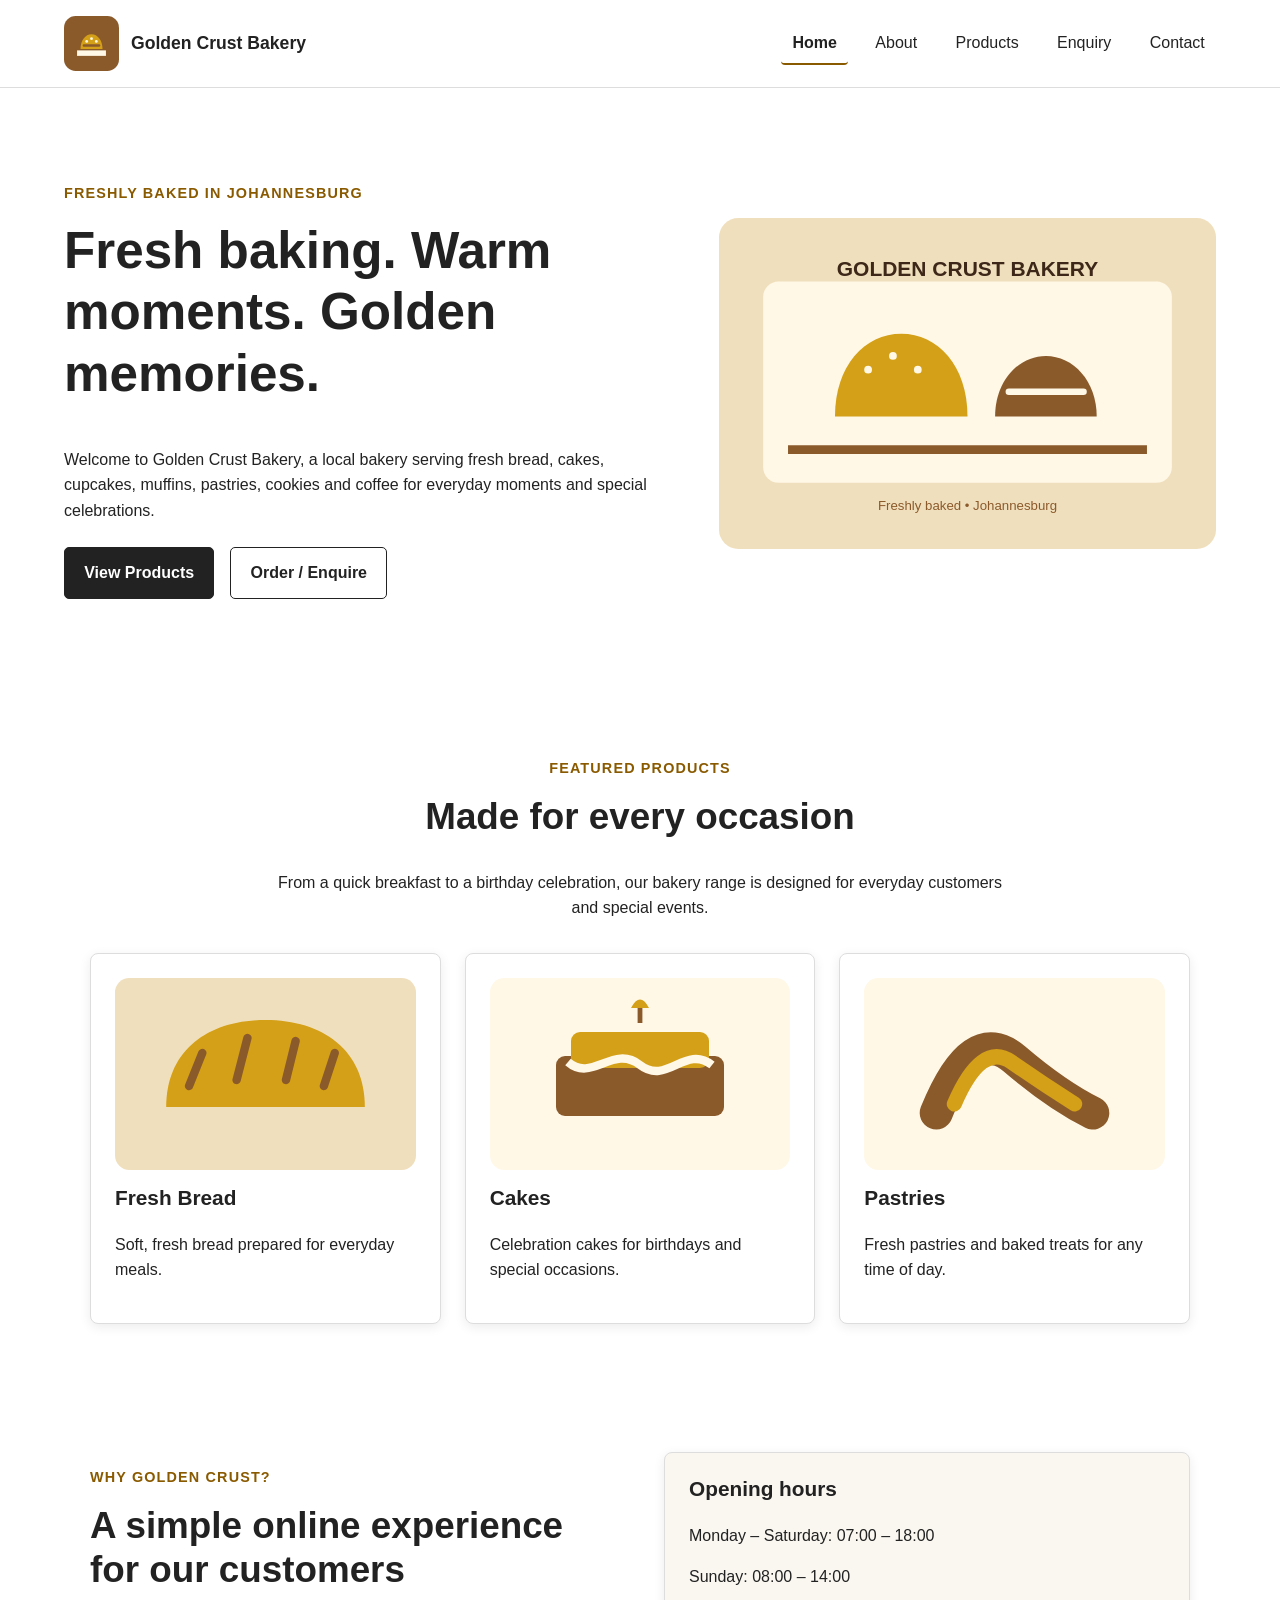
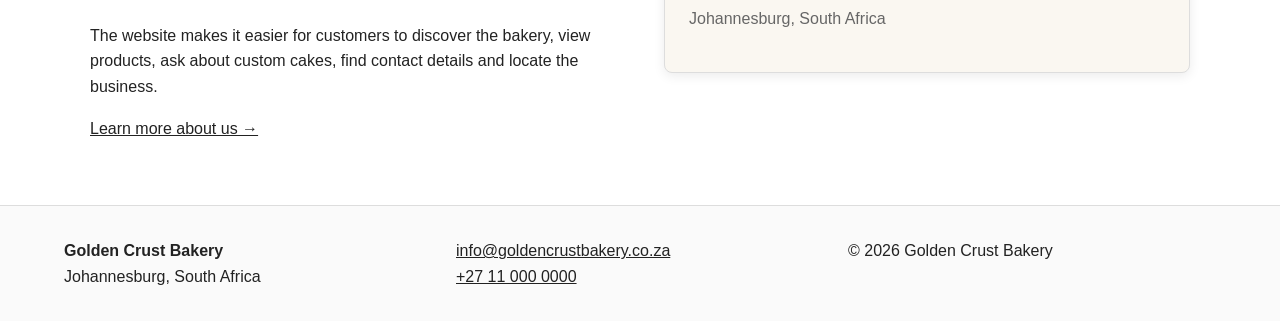
<file: Golden-Crust-Bakery-PART2-FINAL/index.html>
<!DOCTYPE html>
<html lang="en">
<head>
  <meta charset="UTF-8">
  <meta name="viewport" content="width=device-width, initial-scale=1.0">
  <meta name="description" content="Golden Crust Bakery - fresh bread, cakes, cupcakes, muffins, pastries, cookies and coffee in Johannesburg.">
  <title>Golden Crust Bakery | Home</title>
  <link rel="preconnect" href="https://fonts.googleapis.com">
  <link rel="preconnect" href="https://fonts.gstatic.com" crossorigin>
  <link href="https://fonts.googleapis.com/css2?family=Poppins:wght@600;700&display=swap" rel="stylesheet">
  <link rel="stylesheet" href="css/style.css">
</head>
<body>
  <!-- Website Header and Navigation -->
  <header class="site-header">
    <a class="brand" href="index.html" aria-label="Golden Crust Bakery home">
      <img src="images/logo.svg" alt="Golden Crust Bakery logo">
      <span>Golden Crust Bakery</span>
    </a>
    <nav aria-label="Main navigation">
      <a class="active" href="index.html">Home</a>
      <a href="about.html">About</a>
      <a href="products.html">Products</a>
      <a href="enquiry.html">Enquiry</a>
      <a href="contact.html">Contact</a>
    </nav>
  </header>

  <!-- Main Content -->
  <main>
    <section class="hero">
      <div class="hero-content">
        <p class="eyebrow">Freshly baked in Johannesburg</p>
        <h1>Fresh baking. Warm moments. Golden memories.</h1>
        <p>Welcome to Golden Crust Bakery, a local bakery serving fresh bread, cakes, cupcakes, muffins, pastries, cookies and coffee for everyday moments and special celebrations.</p>
        <div class="button-row">
          <a class="button" href="products.html">View Products</a>
          <a class="button button-outline" href="enquiry.html">Order / Enquire</a>
        </div>
      </div>
      <picture><source media="(max-width: 600px)" srcset="images/hero-bakery.svg"><img class="hero-image" src="images/hero-bakery.svg" alt="Illustration of freshly baked bread, cake and pastries"></picture>
    </section>

    <section class="section">
      <div class="section-heading">
        <p class="eyebrow">Featured products</p>
        <h2>Made for every occasion</h2>
        <p>From a quick breakfast to a birthday celebration, our bakery range is designed for everyday customers and special events.</p>
      </div>
      <div class="card-grid">
        <article class="card">
          <picture><source media="(max-width: 600px)" srcset="images/bread.svg"><img src="images/bread.svg" alt="Fresh loaf of bread"></picture>
          <h3>Fresh Bread</h3>
          <p>Soft, fresh bread prepared for everyday meals.</p>
        </article>
        <article class="card">
          <picture><source media="(max-width: 600px)" srcset="images/cake.svg"><img src="images/cake.svg" alt="Celebration cake"></picture>
          <h3>Cakes</h3>
          <p>Celebration cakes for birthdays and special occasions.</p>
        </article>
        <article class="card">
          <picture><source media="(max-width: 600px)" srcset="images/pastries.svg"><img src="images/pastries.svg" alt="Assorted pastries"></picture>
          <h3>Pastries</h3>
          <p>Fresh pastries and baked treats for any time of day.</p>
        </article>
      </div>
    </section>

    <section class="section split">
      <div>
        <p class="eyebrow">Why Golden Crust?</p>
        <h2>A simple online experience for our customers</h2>
        <p>The website makes it easier for customers to discover the bakery, view products, ask about custom cakes, find contact details and locate the business.</p>
        <a class="text-link" href="about.html">Learn more about us →</a>
      </div>
      <div class="info-box">
        <h3>Opening hours</h3>
        <p>Monday – Saturday: 07:00 – 18:00</p>
        <p>Sunday: 08:00 – 14:00</p>
        <p class="muted">Johannesburg, South Africa</p>
      </div>
    </section>
  </main>

  <!-- Website Footer -->
  <footer class="site-footer">
    <div><strong>Golden Crust Bakery</strong><br>Johannesburg, South Africa</div>
    <div><a href="mailto:info@goldencrustbakery.co.za">info@goldencrustbakery.co.za</a><br><a href="tel:+27110000000">+27 11 000 0000</a></div>
    <div>© 2026 Golden Crust Bakery</div>
  </footer>
  <script src="js/script.js"></script>
</body>
</html>
</file>
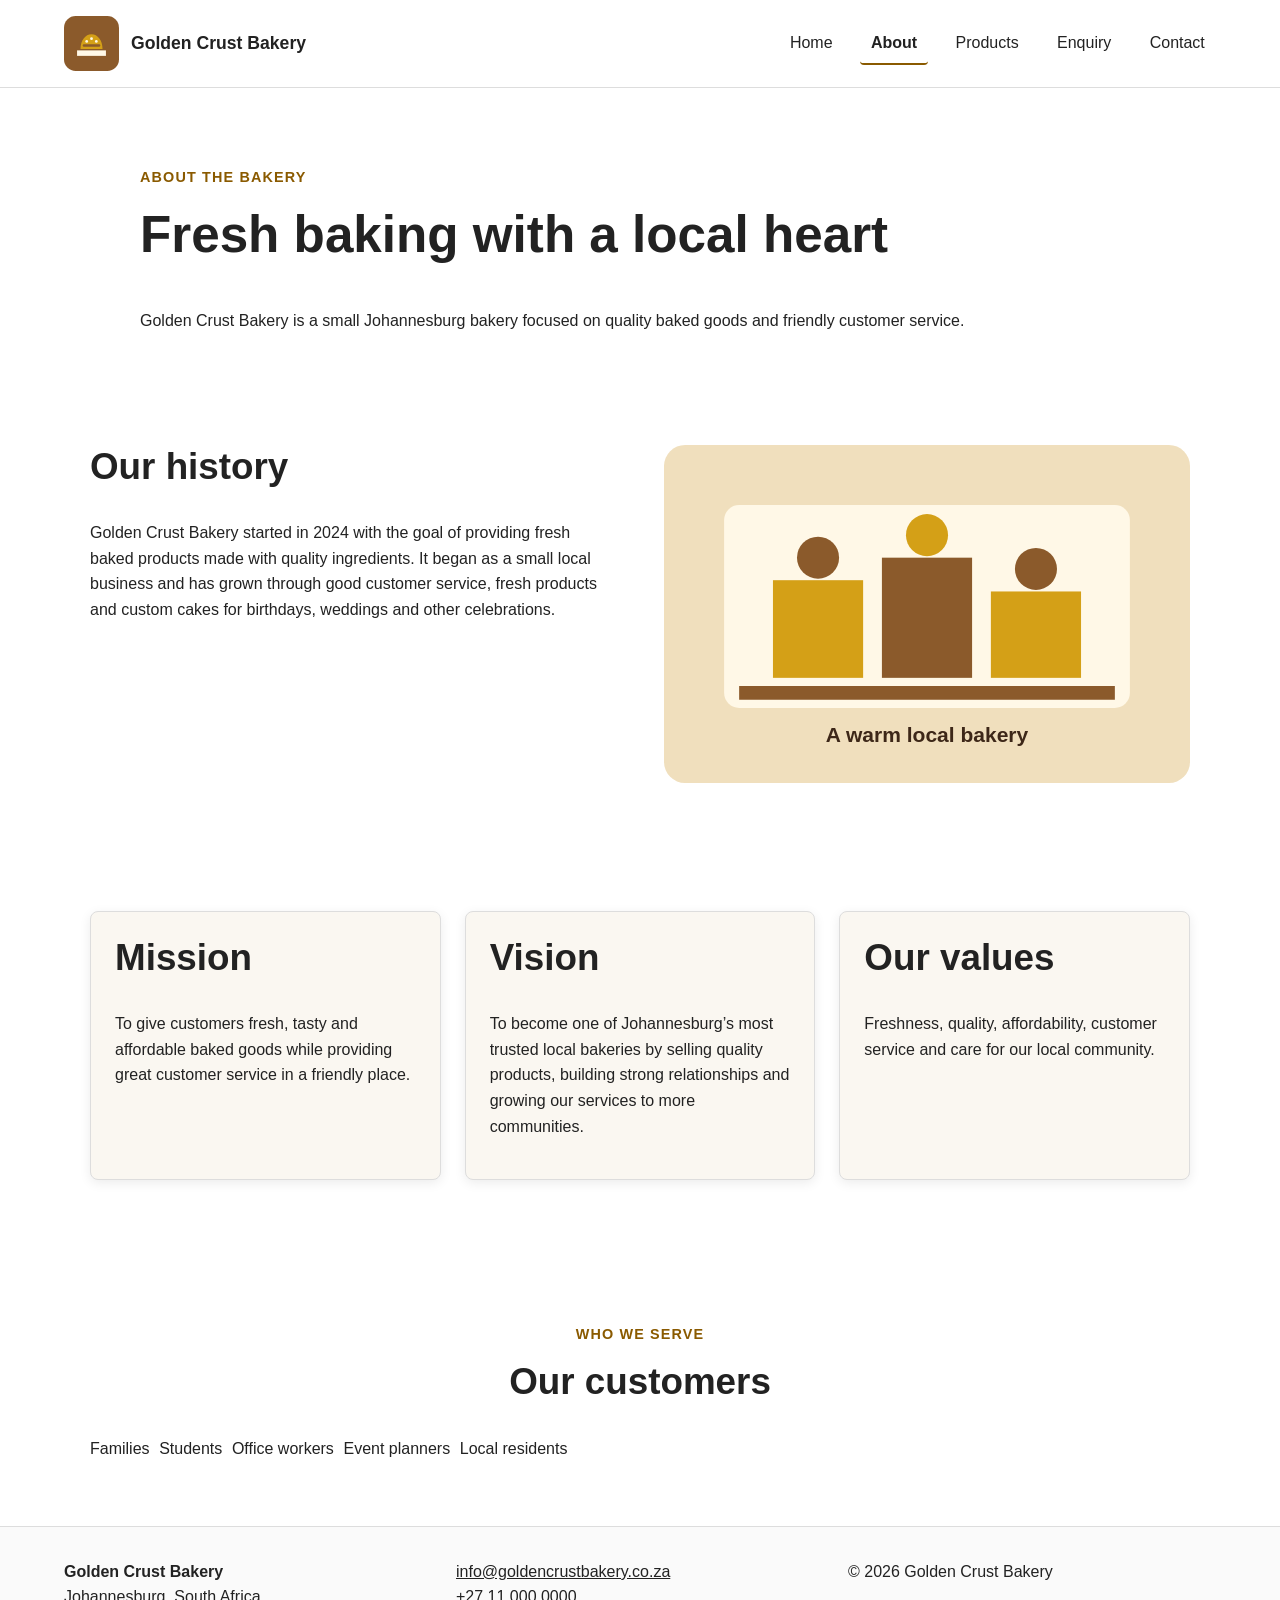
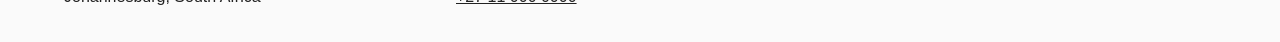
<file: Golden-Crust-Bakery-PART2-FINAL/about.html>
<!DOCTYPE html>
<html lang="en">
<head>
  <meta charset="UTF-8">
  <meta name="viewport" content="width=device-width, initial-scale=1.0">
  <meta name="description" content="Learn about Golden Crust Bakery, our history, mission, vision and values.">
  <title>Golden Crust Bakery | About</title>
  <link rel="preconnect" href="https://fonts.googleapis.com">
  <link rel="preconnect" href="https://fonts.gstatic.com" crossorigin>
  <link href="https://fonts.googleapis.com/css2?family=Poppins:wght@600;700&display=swap" rel="stylesheet">
  <link rel="stylesheet" href="css/style.css">
</head>
<body>
  <!-- Website Header and Navigation -->
  <header class="site-header">
    <a class="brand" href="index.html"><img src="images/logo.svg" alt="Golden Crust Bakery logo"><span>Golden Crust Bakery</span></a>
    <nav aria-label="Main navigation">
      <a href="index.html">Home</a><a class="active" href="about.html">About</a><a href="products.html">Products</a><a href="enquiry.html">Enquiry</a><a href="contact.html">Contact</a>
    </nav>
  </header>

  <!-- Main Content -->
  <main>
    <section class="page-hero">
      <p class="eyebrow">About the bakery</p>
      <h1>Fresh baking with a local heart</h1>
      <p>Golden Crust Bakery is a small Johannesburg bakery focused on quality baked goods and friendly customer service.</p>
    </section>

    <section class="section split">
      <div>
        <h2>Our history</h2>
        <p>Golden Crust Bakery started in 2024 with the goal of providing fresh baked products made with quality ingredients. It began as a small local business and has grown through good customer service, fresh products and custom cakes for birthdays, weddings and other celebrations.</p>
      </div>
      <picture><source media="(max-width: 600px)" srcset="images/bakery-interior.svg"><img class="rounded-image" src="images/bakery-interior.svg" alt="Illustration of a welcoming bakery interior"></picture>
    </section>

    <section class="section three-col">
      <article class="info-box"><h2>Mission</h2><p>To give customers fresh, tasty and affordable baked goods while providing great customer service in a friendly place.</p></article>
      <article class="info-box"><h2>Vision</h2><p>To become one of Johannesburg’s most trusted local bakeries by selling quality products, building strong relationships and growing our services to more communities.</p></article>
      <article class="info-box"><h2>Our values</h2><p>Freshness, quality, affordability, customer service and care for our local community.</p></article>
    </section>

    <section class="section">
      <div class="section-heading"><p class="eyebrow">Who we serve</p><h2>Our customers</h2></div>
      <div class="tag-list">
        <span>Families</span><span>Students</span><span>Office workers</span><span>Event planners</span><span>Local residents</span>
      </div>
    </section>
  </main>

  <footer class="site-footer"><div><strong>Golden Crust Bakery</strong><br>Johannesburg, South Africa</div><div><a href="mailto:info@goldencrustbakery.co.za">info@goldencrustbakery.co.za</a><br><a href="tel:+27110000000">+27 11 000 0000</a></div><div>© 2026 Golden Crust Bakery</div></footer>
  <script src="js/script.js"></script>
</body>
</html>
</file>
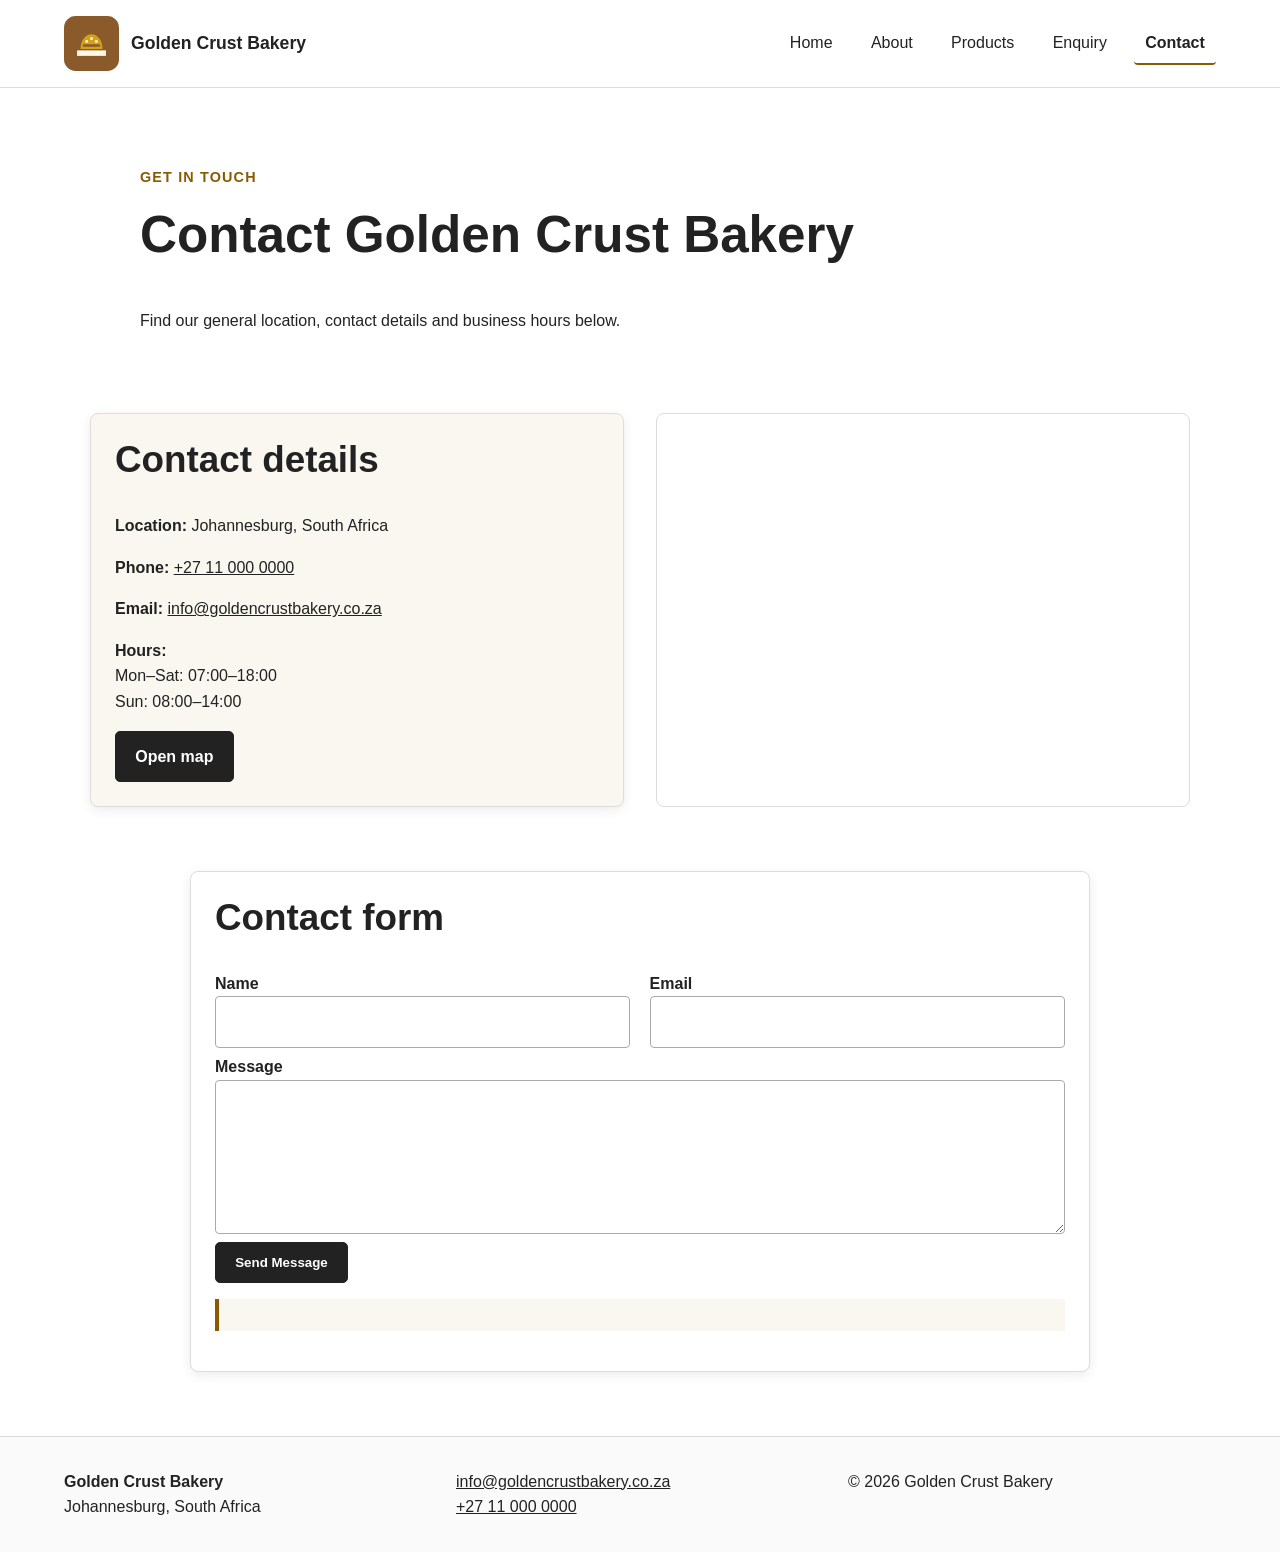
<file: Golden-Crust-Bakery-PART2-FINAL/contact.html>
<!DOCTYPE html>
<html lang="en">
<head>
  <meta charset="UTF-8"><meta name="viewport" content="width=device-width, initial-scale=1.0">
  <meta name="description" content="Contact Golden Crust Bakery in Johannesburg and find the bakery on a map.">
  <title>Golden Crust Bakery | Contact</title>
  <link rel="preconnect" href="https://fonts.googleapis.com"><link rel="preconnect" href="https://fonts.gstatic.com" crossorigin>
  <link href="https://fonts.googleapis.com/css2?family=Poppins:wght@600;700&display=swap" rel="stylesheet"><link rel="stylesheet" href="css/style.css">
</head>
<body>
  <!-- Website Header and Navigation -->
  <header class="site-header"><a class="brand" href="index.html"><img src="images/logo.svg" alt="Golden Crust Bakery logo"><span>Golden Crust Bakery</span></a>
    <nav aria-label="Main navigation"><a href="index.html">Home</a><a href="about.html">About</a><a href="products.html">Products</a><a href="enquiry.html">Enquiry</a><a class="active" href="contact.html">Contact</a></nav>
  </header>

  <!-- Main Content -->
  <main>
    <section class="page-hero"><p class="eyebrow">Get in touch</p><h1>Contact Golden Crust Bakery</h1><p>Find our general location, contact details and business hours below.</p></section>
    <section class="section contact-grid">
      <div class="info-box">
        <h2>Contact details</h2>
        <p><strong>Location:</strong> Johannesburg, South Africa</p>
        <p><strong>Phone:</strong> <a href="tel:+27110000000">+27 11 000 0000</a></p>
        <p><strong>Email:</strong> <a href="mailto:info@goldencrustbakery.co.za">info@goldencrustbakery.co.za</a></p>
        <p><strong>Hours:</strong><br>Mon–Sat: 07:00–18:00<br>Sun: 08:00–14:00</p>
        <a class="button" href="https://www.google.com/maps/search/?api=1&query=Johannesburg%20South%20Africa" target="_blank" rel="noopener">Open map</a>
      </div>
      <div class="map-wrap">
        <!-- Map: general Johannesburg location because the proposal specifies Johannesburg but no street address. -->
        <iframe title="Map showing Johannesburg, South Africa" src="https://www.openstreetmap.org/export/embed.html?bbox=28.0%2C-26.35%2C28.2%2C-26.05&layer=mapnik&marker=-26.2041%2C28.0473" loading="lazy"></iframe>
      </div>
    </section>

    <section class="section form-section">
      <form id="contactForm" class="form-card" novalidate>
        <h2>Contact form</h2>
        <div class="form-grid">
          <label>Name<input type="text" name="name" required></label>
          <label>Email<input type="email" name="email" required></label>
        </div>
        <label>Message<textarea name="message" rows="5" required></textarea></label>
        <button class="button" type="submit">Send Message</button>
        <p id="contactMessage" class="form-message" role="status"></p>
      </form>
    </section>
  </main>

  <footer class="site-footer"><div><strong>Golden Crust Bakery</strong><br>Johannesburg, South Africa</div><div><a href="mailto:info@goldencrustbakery.co.za">info@goldencrustbakery.co.za</a><br><a href="tel:+27110000000">+27 11 000 0000</a></div><div>© 2026 Golden Crust Bakery</div></footer>
  <script src="js/script.js"></script>
</body>
</html>
</file>
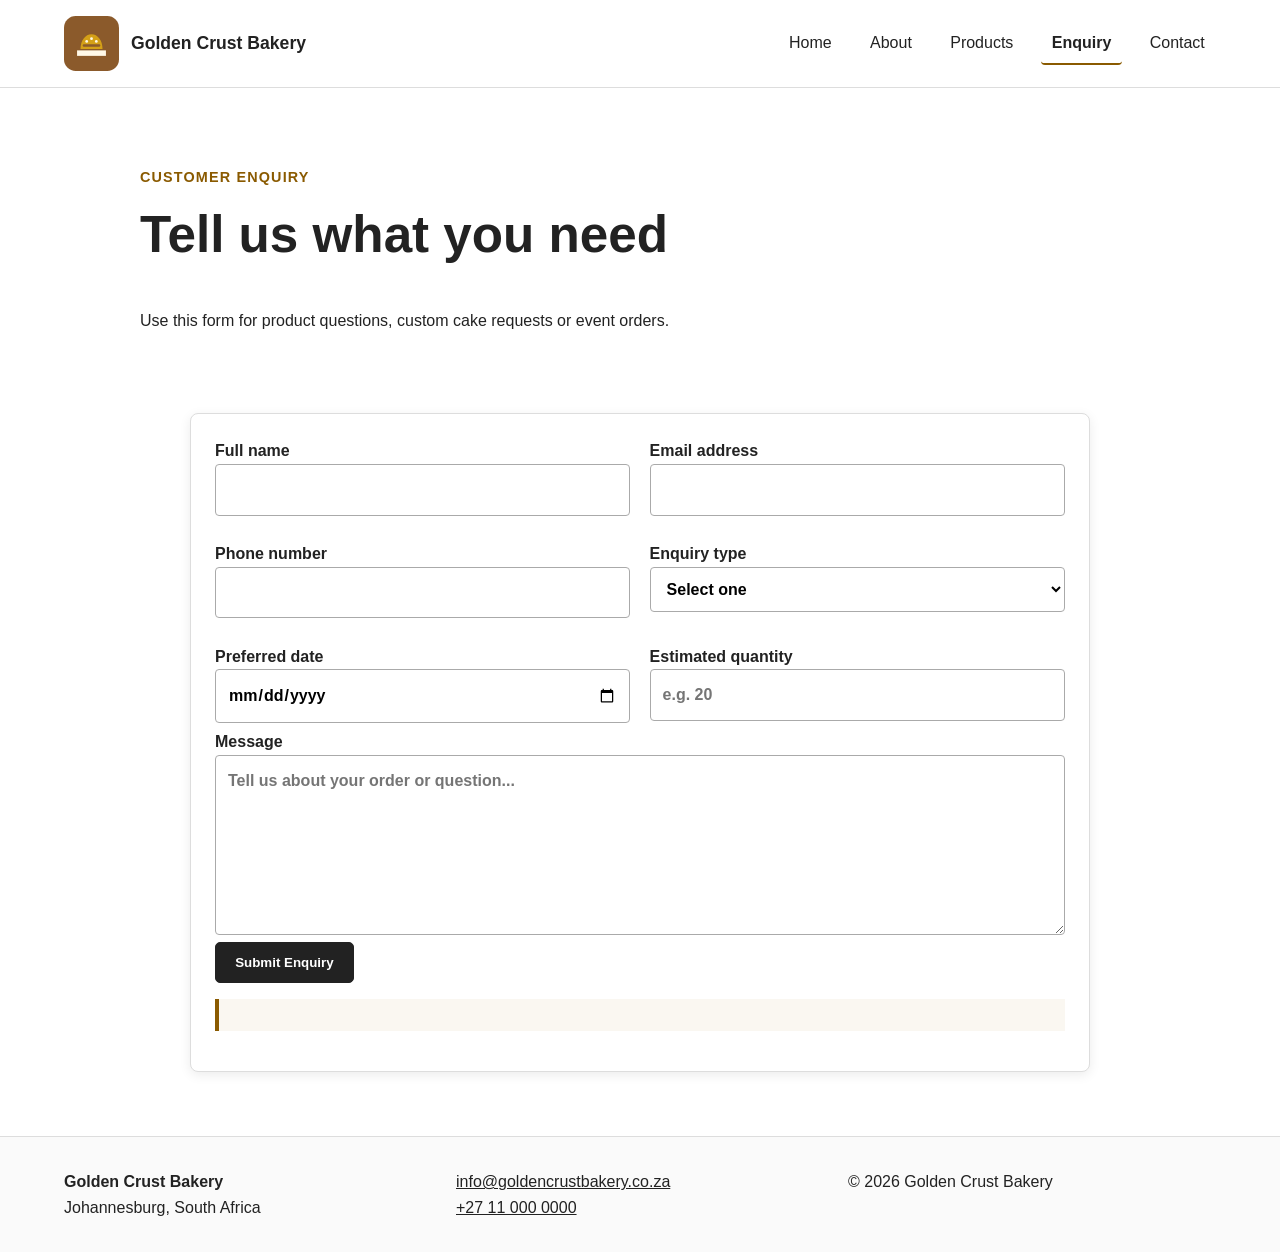
<file: Golden-Crust-Bakery-PART2-FINAL/enquiry.html>
<!DOCTYPE html>
<html lang="en">
<head>
  <meta charset="UTF-8"><meta name="viewport" content="width=device-width, initial-scale=1.0">
  <meta name="description" content="Send an enquiry to Golden Crust Bakery about products, custom cakes or events.">
  <title>Golden Crust Bakery | Enquiry</title>
  <link rel="preconnect" href="https://fonts.googleapis.com"><link rel="preconnect" href="https://fonts.gstatic.com" crossorigin>
  <link href="https://fonts.googleapis.com/css2?family=Poppins:wght@600;700&display=swap" rel="stylesheet"><link rel="stylesheet" href="css/style.css">
</head>
<body>
  <!-- Website Header and Navigation -->
  <header class="site-header"><a class="brand" href="index.html"><img src="images/logo.svg" alt="Golden Crust Bakery logo"><span>Golden Crust Bakery</span></a>
    <nav aria-label="Main navigation"><a href="index.html">Home</a><a href="about.html">About</a><a href="products.html">Products</a><a class="active" href="enquiry.html">Enquiry</a><a href="contact.html">Contact</a></nav>
  </header>

  <!-- Main Content -->
  <main>
    <section class="page-hero"><p class="eyebrow">Customer enquiry</p><h1>Tell us what you need</h1><p>Use this form for product questions, custom cake requests or event orders.</p></section>
    <section class="section form-section">
      <form id="enquiryForm" class="form-card" novalidate>
        <div class="form-grid">
          <label>Full name<input type="text" name="name" required></label>
          <label>Email address<input type="email" name="email" required></label>
          <label>Phone number<input type="tel" name="phone"></label>
          <label>Enquiry type<select name="type" required><option value="">Select one</option><option>Product enquiry</option><option>Custom cake request</option><option>Event order</option></select></label>
          <label>Preferred date<input type="date" name="date"></label>
          <label>Estimated quantity<input type="number" name="quantity" min="1" placeholder="e.g. 20"></label>
        </div>
        <label>Message<textarea name="message" rows="6" required placeholder="Tell us about your order or question..."></textarea></label>
        <button class="button" type="submit">Submit Enquiry</button>
        <p id="formMessage" class="form-message" role="status"></p>
      </form>
    </section>
  </main>

  <footer class="site-footer"><div><strong>Golden Crust Bakery</strong><br>Johannesburg, South Africa</div><div><a href="mailto:info@goldencrustbakery.co.za">info@goldencrustbakery.co.za</a><br><a href="tel:+27110000000">+27 11 000 0000</a></div><div>© 2026 Golden Crust Bakery</div></footer>
  <script src="js/script.js"></script>
</body>
</html>
</file>
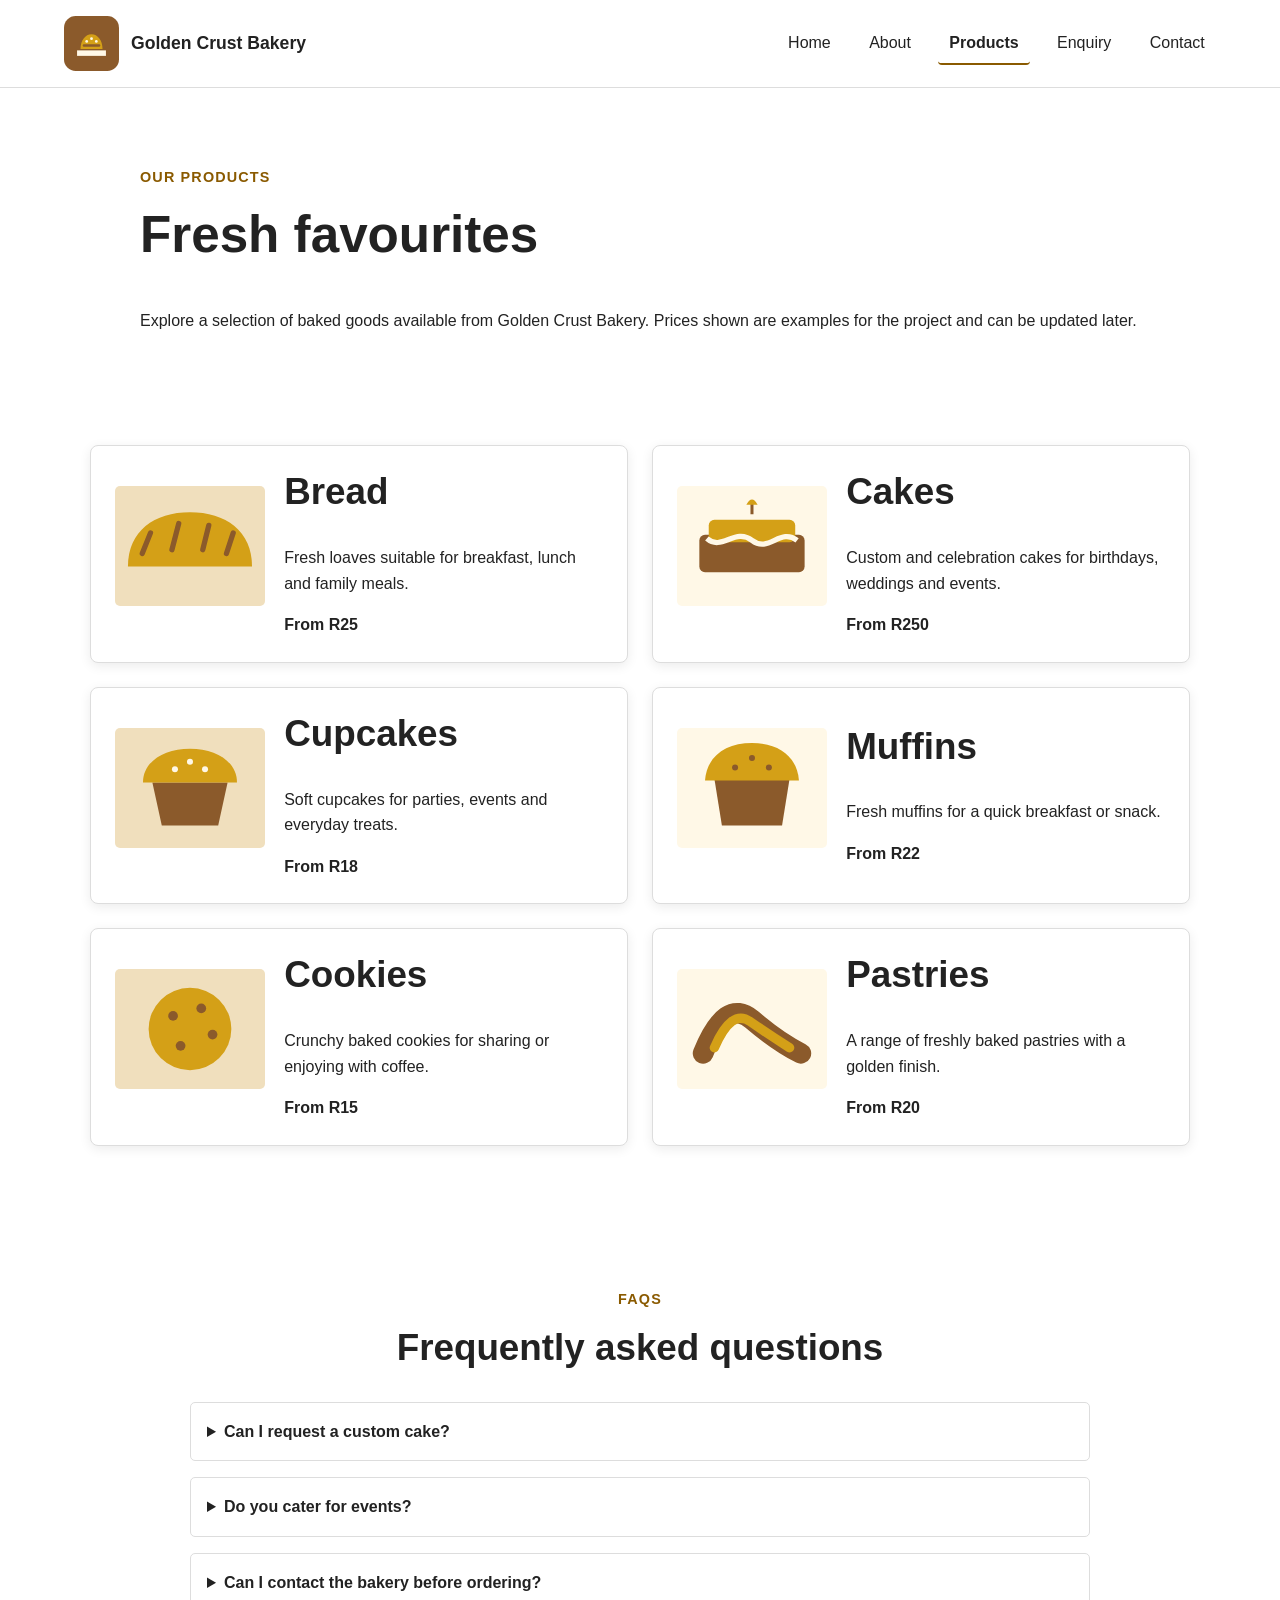
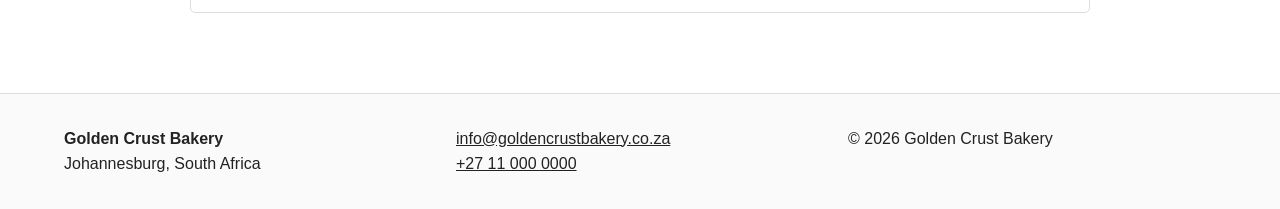
<file: Golden-Crust-Bakery-PART2-FINAL/products.html>
<!DOCTYPE html>
<html lang="en">
<head>
  <meta charset="UTF-8"><meta name="viewport" content="width=device-width, initial-scale=1.0">
  <meta name="description" content="Browse Golden Crust Bakery products including cakes, bread, cookies, muffins and pastries.">
  <title>Golden Crust Bakery | Products</title>
  <link rel="preconnect" href="https://fonts.googleapis.com"><link rel="preconnect" href="https://fonts.gstatic.com" crossorigin>
  <link href="https://fonts.googleapis.com/css2?family=Poppins:wght@600;700&display=swap" rel="stylesheet"><link rel="stylesheet" href="css/style.css">
</head>
<body>
  <!-- Website Header and Navigation -->
  <header class="site-header"><a class="brand" href="index.html"><img src="images/logo.svg" alt="Golden Crust Bakery logo"><span>Golden Crust Bakery</span></a>
    <nav aria-label="Main navigation"><a href="index.html">Home</a><a href="about.html">About</a><a class="active" href="products.html">Products</a><a href="enquiry.html">Enquiry</a><a href="contact.html">Contact</a></nav>
  </header>

  <!-- Main Content -->
  <main>
    <section class="page-hero"><p class="eyebrow">Our products</p><h1>Fresh favourites</h1><p>Explore a selection of baked goods available from Golden Crust Bakery. Prices shown are examples for the project and can be updated later.</p></section>
    <section class="section">
      <div class="product-grid">
        <article class="product-card"><picture><source media="(max-width: 600px)" srcset="images/bread.svg"><img src="images/bread.svg" alt="Fresh bread"></picture><div><h2>Bread</h2><p>Fresh loaves suitable for breakfast, lunch and family meals.</p><strong>From R25</strong></div></article>
        <article class="product-card"><picture><source media="(max-width: 600px)" srcset="images/cake.svg"><img src="images/cake.svg" alt="Celebration cake"></picture><div><h2>Cakes</h2><p>Custom and celebration cakes for birthdays, weddings and events.</p><strong>From R250</strong></div></article>
        <article class="product-card"><picture><source media="(max-width: 600px)" srcset="images/cupcake.svg"><img src="images/cupcake.svg" alt="Cupcakes"></picture><div><h2>Cupcakes</h2><p>Soft cupcakes for parties, events and everyday treats.</p><strong>From R18</strong></div></article>
        <article class="product-card"><picture><source media="(max-width: 600px)" srcset="images/muffin.svg"><img src="images/muffin.svg" alt="Muffin"></picture><div><h2>Muffins</h2><p>Fresh muffins for a quick breakfast or snack.</p><strong>From R22</strong></div></article>
        <article class="product-card"><picture><source media="(max-width: 600px)" srcset="images/cookies.svg"><img src="images/cookies.svg" alt="Cookies"></picture><div><h2>Cookies</h2><p>Crunchy baked cookies for sharing or enjoying with coffee.</p><strong>From R15</strong></div></article>
        <article class="product-card"><picture><source media="(max-width: 600px)" srcset="images/pastries.svg"><img src="images/pastries.svg" alt="Pastries"></picture><div><h2>Pastries</h2><p>A range of freshly baked pastries with a golden finish.</p><strong>From R20</strong></div></article>
      </div>
    </section>

    <section class="section faq">
      <div class="section-heading"><p class="eyebrow">FAQs</p><h2>Frequently asked questions</h2></div>
      <details><summary>Can I request a custom cake?</summary><p>Yes. Use the Enquiry page to provide your preferred date, size and design requirements.</p></details>
      <details><summary>Do you cater for events?</summary><p>Event enquiries can be submitted through the enquiry form so requirements can be discussed.</p></details>
      <details><summary>Can I contact the bakery before ordering?</summary><p>Yes. Visit the Contact page for contact details and business hours.</p></details>
    </section>
  </main>

  <footer class="site-footer"><div><strong>Golden Crust Bakery</strong><br>Johannesburg, South Africa</div><div><a href="mailto:info@goldencrustbakery.co.za">info@goldencrustbakery.co.za</a><br><a href="tel:+27110000000">+27 11 000 0000</a></div><div>© 2026 Golden Crust Bakery</div></footer>
  <script src="js/script.js"></script>
</body>
</html>
</file>
<file: Golden-Crust-Bakery-PART2-FINAL/css/style.css>
/* Golden Crust Bakery - Part 2 CSS */
* { box-sizing: border-box; }
html { scroll-behavior: smooth; }
body { margin: 0; padding: 0; font-family: Arial, Helvetica, sans-serif; font-size: 1rem; line-height: 1.6; color: #222; background: #fff; }
img { max-width: 100%; height: auto; display: block; }
a { color: #222; text-decoration: underline; }
a:hover { color: #8a5a00; }
a:focus { outline: 3px solid #d9a441; outline-offset: 3px; }
a:active { color: #5c3b00; }
h1,h2,h3 { margin-top: 0; line-height: 1.2; }
h1 { font-size: clamp(2rem, 5vw, 3.2rem); }
h2 { font-size: clamp(1.6rem, 3vw, 2.3rem); }
h3 { font-size: 1.3rem; }
.eyebrow { font-size: .9rem; font-weight: 700; letter-spacing: .08em; text-transform: uppercase; color: #8a5a00; }
.site-header { display:flex; justify-content:space-between; align-items:center; gap:2rem; padding:1rem 5%; border-bottom:1px solid #ddd; background:#fff; }
.brand { display:flex; align-items:center; gap:.75rem; font-weight:700; font-size:1.1rem; text-decoration:none; }
.brand img { width:55px; height:55px; }
.site-header nav { display:flex; flex-wrap:wrap; justify-content:flex-end; gap:1rem; }
.site-header nav a { padding:.5rem .7rem; text-decoration:none; border-radius:4px; }
.site-header nav a:hover { background:#f4ead7; color:#6d4700; }
.site-header nav a:focus { background:#f4ead7; }
.site-header nav a:active { background:#d9a441; color:#fff; }
.site-header nav a.active { font-weight:700; border-bottom:2px solid #8a5a00; }
.section { width:min(1100px,90%); margin:0 auto; padding:4rem 0; }
.section-heading { max-width:750px; margin:0 auto 2rem; text-align:center; }
.hero { width:min(1200px,90%); margin:0 auto; padding:5rem 0; display:grid; grid-template-columns:1.1fr .9fr; align-items:center; gap:3rem; }
.hero-content { max-width:650px; }
.hero-image { width:100%; max-width:500px; margin:0 auto; border-radius:8px; }
.page-hero { width:min(1000px,90%); margin:0 auto; padding:4rem 0 2rem; }
.button-row { display:flex; flex-wrap:wrap; gap:1rem; margin-top:1.5rem; }
.button { display:inline-block; padding:.75rem 1.2rem; border:1px solid #222; border-radius:5px; background:#222; color:#fff; text-decoration:none; font-weight:700; cursor:pointer; }
.button:hover { background:#8a5a00; border-color:#8a5a00; color:#fff; }
.button:focus { outline:3px solid #d9a441; outline-offset:3px; }
.button:active { background:#5c3b00; }
.button-outline { background:#fff; color:#222; }
.button-outline:hover { background:#f4ead7; color:#222; }
.card-grid,.product-grid,.three-col { display:grid; grid-template-columns:repeat(3,1fr); gap:1.5rem; }
.card,.product-card,.info-box,.form-card { padding:1.5rem; border:1px solid #ddd; border-radius:8px; background:#fff; box-shadow:0 3px 12px rgba(0,0,0,.08); }
.card:hover,.product-card:hover { transform:translateY(-3px); box-shadow:0 6px 18px rgba(0,0,0,.12); }
.card img,.product-card img { width:100%; max-width:350px; margin:0 auto 1rem; border-radius:5px; }
.split { display:grid; grid-template-columns:1fr 1fr; align-items:start; gap:3rem; }
.info-box { background:#faf7f1; }
.muted { color:#666; }
.rounded-image { width:100%; border-radius:8px; }
.tag-list { display:flex; flex-wrap:wrap; gap:.6rem; padding:0; list-style:none; }
.tag-list li { padding:.4rem .8rem; border:1px solid #ccc; border-radius:20px; background:#faf7f1; }
.product-grid { grid-template-columns:repeat(2,1fr); }
.product-card { display:grid; grid-template-columns:150px 1fr; gap:1.2rem; align-items:center; }
.product-card img { width:150px; height:120px; object-fit:cover; }
.faq { width:min(900px,90%); margin:0 auto; }
.faq details { margin-bottom:1rem; padding:1rem; border:1px solid #ddd; border-radius:5px; }
.faq summary { cursor:pointer; font-weight:700; }
.faq summary:hover { color:#8a5a00; }
.faq summary:focus { outline:3px solid #d9a441; }
.form-section { width:min(900px,90%); margin:0 auto; padding:2rem 0 4rem; }
.form-card { width:100%; }
.form-grid { display:grid; grid-template-columns:1fr 1fr; gap:1.2rem; }
.form-grid > div { display:flex; flex-direction:column; }
label { margin-bottom:.4rem; font-weight:700; }
input,select,textarea { width:100%; padding:.75rem; border:1px solid #aaa; border-radius:4px; font:inherit; background:#fff; }
textarea { min-height:140px; resize:vertical; }
input:focus,select:focus,textarea:focus { outline:3px solid #d9a441; border-color:#8a5a00; }
input:hover,select:hover,textarea:hover { border-color:#8a5a00; }
input:active,select:active,textarea:active { border-color:#5c3b00; }
.form-message { margin-top:1rem; padding:1rem; border-left:4px solid #8a5a00; background:#faf7f1; font-weight:700; }
.contact-grid { width:min(1100px,90%); margin:0 auto; padding:2rem 0; display:grid; grid-template-columns:1fr 1fr; gap:2rem; }
.map-wrap { width:100%; overflow:hidden; border:1px solid #ddd; border-radius:8px; }
.map-wrap iframe { display:block; width:100%; min-height:350px; border:0; }
.site-footer { display:grid; grid-template-columns:repeat(3,1fr); gap:1.5rem; padding:2rem 5%; border-top:1px solid #ddd; background:#fafafa; }
.site-footer a:hover { color:#8a5a00; }
@media (max-width:900px) {
 .site-header { flex-direction:column; align-items:stretch; text-align:center; }
 .brand { justify-content:center; }
 .site-header nav { justify-content:center; }
 .hero { grid-template-columns:1fr; text-align:center; padding:3.5rem 0; }
 .hero-content { margin:0 auto; }
 .button-row { justify-content:center; }
 .card-grid,.three-col { grid-template-columns:repeat(2,1fr); }
 .product-grid { grid-template-columns:1fr; }
 .split,.contact-grid { grid-template-columns:1fr; }
 .site-footer { grid-template-columns:1fr; text-align:center; }
}
@media (max-width:600px) {
 body { font-size:.95rem; }
 .site-header { padding:1rem 4%; }
 .brand { flex-direction:column; }
 .site-header nav { flex-direction:column; align-items:stretch; gap:.3rem; }
 .site-header nav a { text-align:center; border:1px solid #ddd; }
 .section,.hero,.page-hero,.contact-grid { width:92%; }
 .section { padding:2.5rem 0; }
 .hero { padding:2.5rem 0; }
 .card-grid,.three-col { grid-template-columns:1fr; }
 .form-grid { grid-template-columns:1fr; }
 .button-row { flex-direction:column; align-items:stretch; }
 .button { width:100%; text-align:center; }
 .map-wrap iframe { min-height:280px; }
 .site-footer { padding:1.5rem 4%; }
 .product-card { grid-template-columns:1fr; }
 .product-card img { width:100%; height:auto; }
}
</file>
